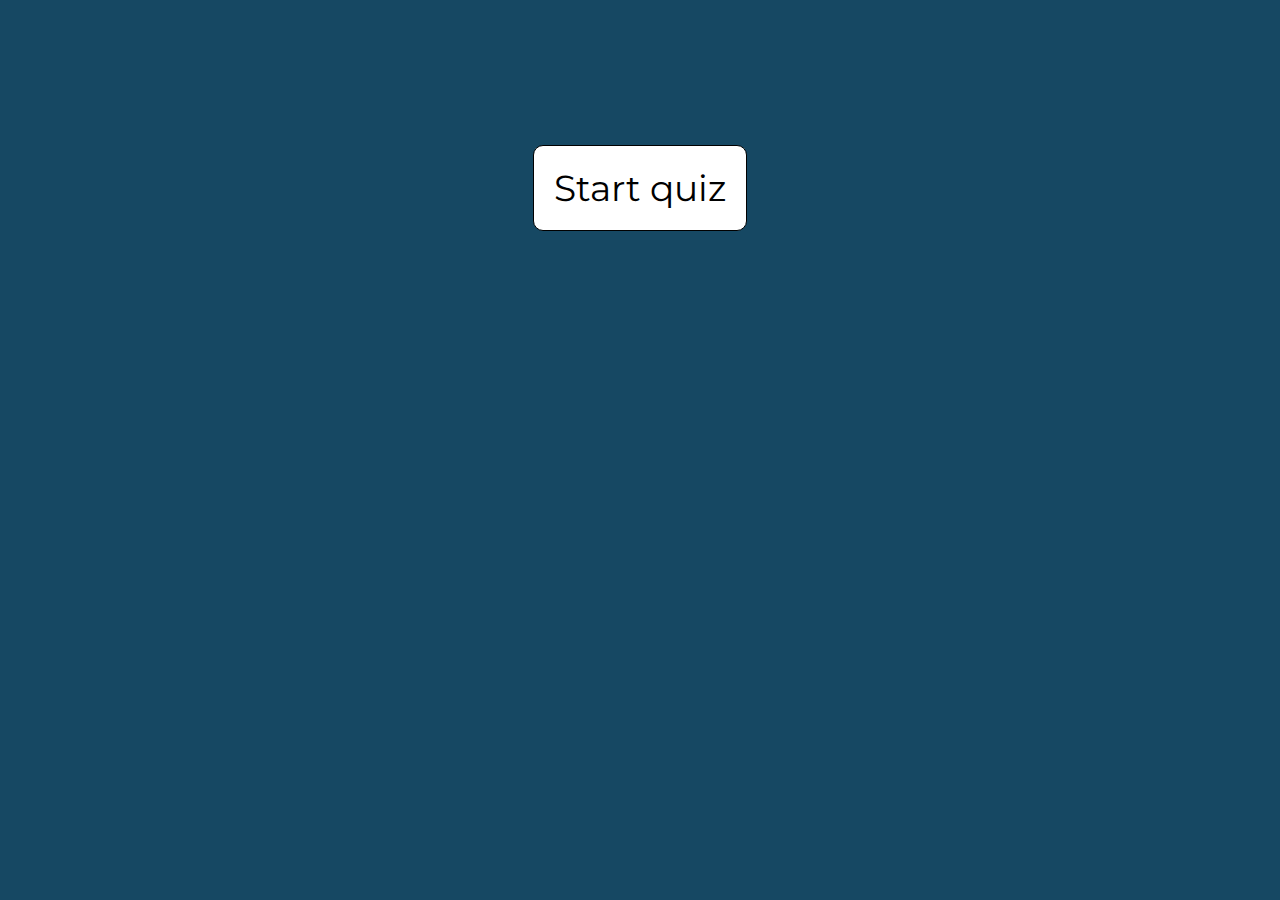
<file: index.html>
<!DOCTYPE html>
<html>
  <head>
    <title>Quiz app</title>
    <link rel="stylesheet" type="text/css" href="stylesIndex.css" />

    <link rel="preconnect" href="https://fonts.googleapis.com" />
    <link rel="preconnect" href="https://fonts.gstatic.com" crossorigin />
    <link
      href="https://fonts.googleapis.com/css2?family=Montserrat:wght@500&display=swap"
      rel="stylesheet"
    />
  </head>
  <body>
    <div id="cont">
    <button id='startBut' onclick="redirectToQuiz()">
      Start quiz
    </button>
  </div>
  </body>
  <script src="quiz.js"></script>
</html>
</file>
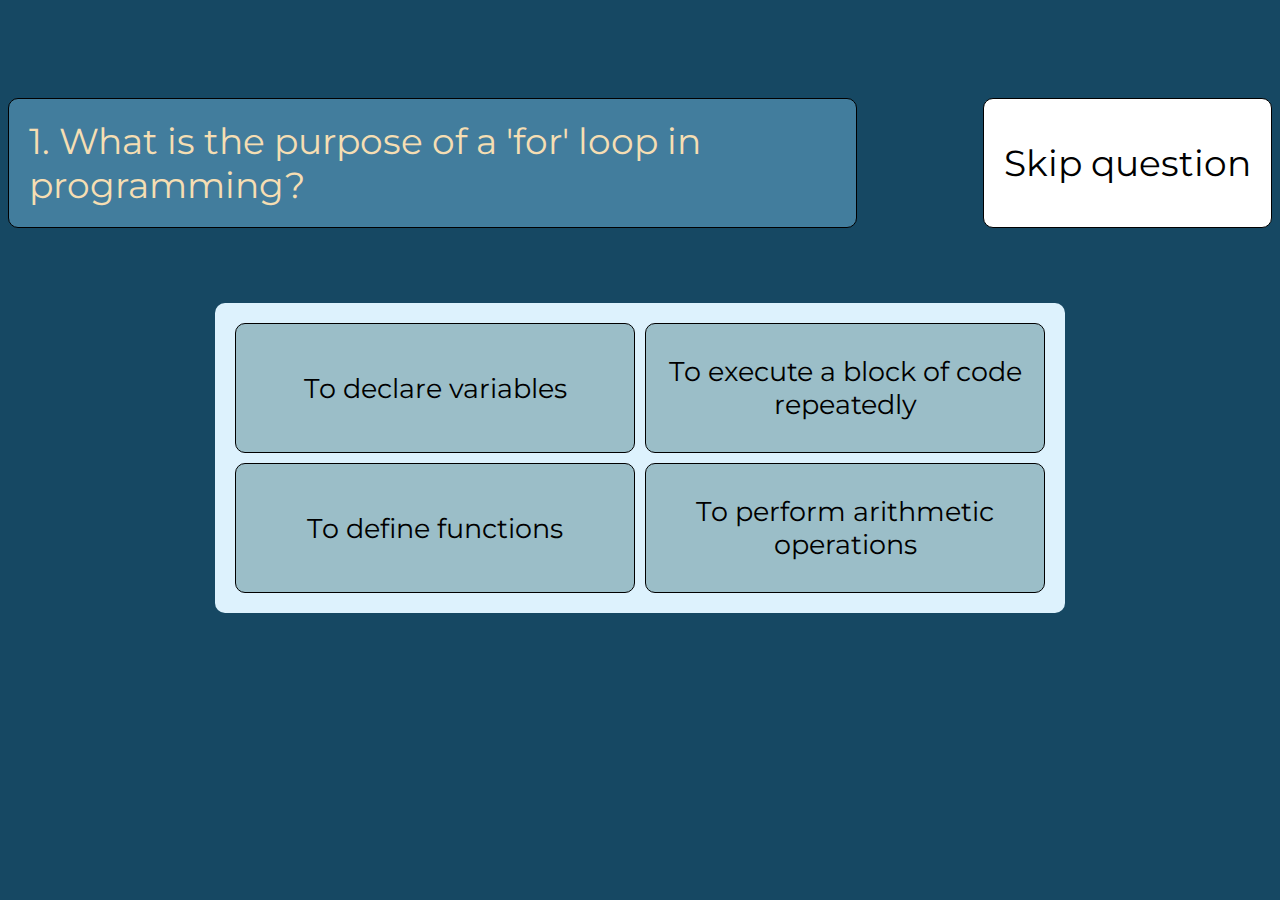
<file: quiz.html>
<!DOCTYPE html>
<html>
  <head>
    <title>Quiz app</title>
    <link rel="stylesheet" type="text/css" href="stylesQuiz.css" />

    <link rel="preconnect" href="https://fonts.googleapis.com" />
    <link rel="preconnect" href="https://fonts.gstatic.com" crossorigin />
    <link
      href="https://fonts.googleapis.com/css2?family=Montserrat:wght@500&display=swap"
      rel="stylesheet"
    />
  </head>
  <body>
    <div style="height: 100%; width: 100%">

      <div style="height: 10vh"></div>

      <div id="cont1">
        <div id="genDiv"></div>
        <button id="genButton">Skip question</button>
      </div>

      <div style="height: 10vh"></div>

      <div id="cont2">
        <div id="buttonsDiv">
          <button class="but" id="ansA" onclick="validate('a')"></button>
          <button class="but" id="ansB" onclick="validate('b')"></button>
          <button class="but" id="ansC" onclick="validate('c')"></button>
          <button class="but" id="ansD" onclick="validate('d')"></button>
        </div>
        <!-- <div id="score"></div> -->
      </div>
    </div>
  </body>
  <script src="quiz.js"></script>
</html>
</file>
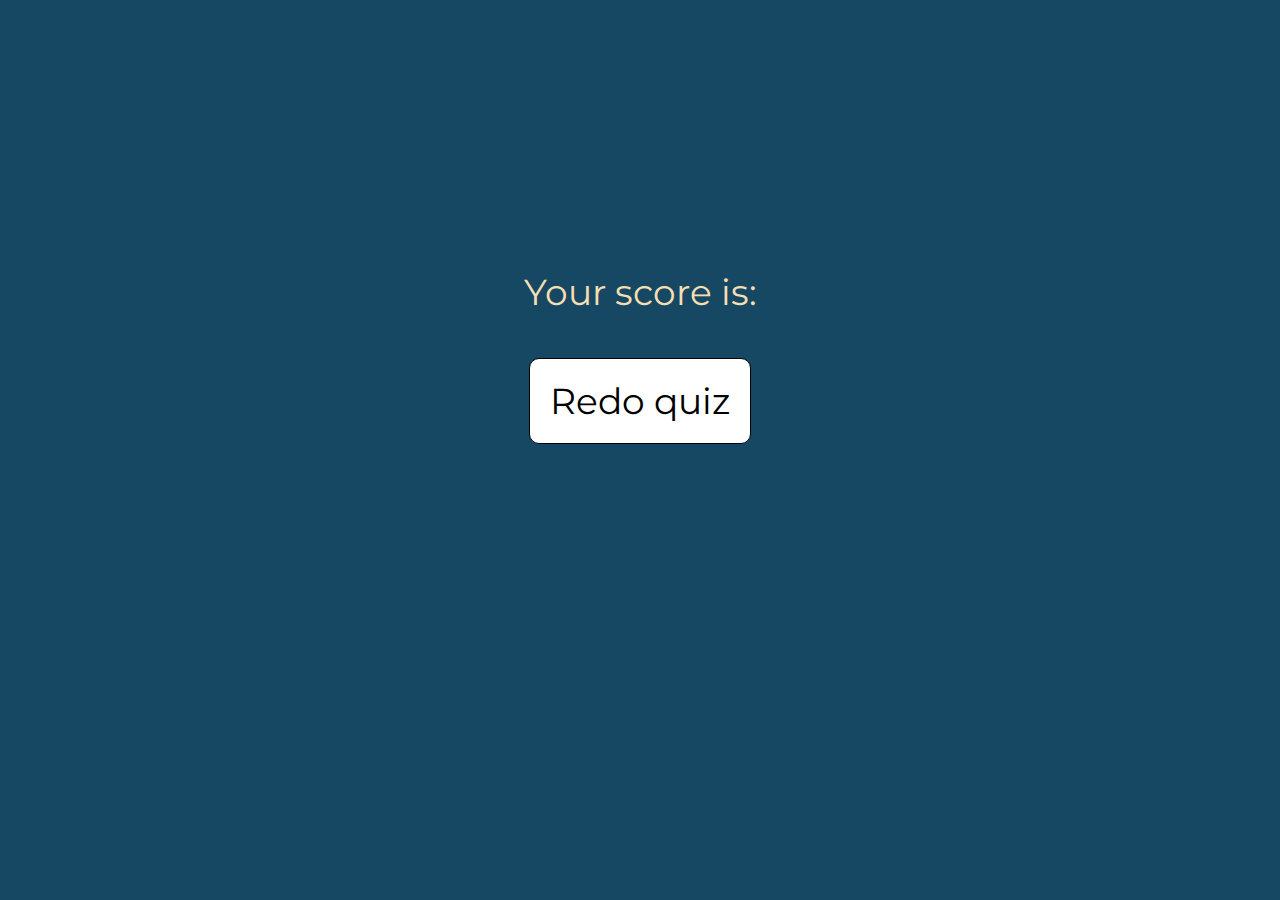
<file: score.html>
<!DOCTYPE html>
<html>
  <head>
    <title>Quiz app</title>
    <link rel="stylesheet" type="text/css" href="stylesQuiz.css" />

    <link rel="preconnect" href="https://fonts.googleapis.com" />
    <link rel="preconnect" href="https://fonts.gstatic.com" crossorigin />
    <link
      href="https://fonts.googleapis.com/css2?family=Montserrat:wght@500&display=swap"
      rel="stylesheet"
    />
  </head>
  <body>
    <div id="container">
      <div>Your score is:</div>
      <div id="score"></div>
      <br>
      <button id="restartBut" onclick="restart()">Redo quiz</button>
    </div>
  </body>
  <script src="score.js"></script>
</html>
</file>
<file: stylesIndex.css>
:root {
    --backround-color: #164863;
    --buttons-back-color: #9bbec8;
    --buttons-back-div-color: #ddf2fd;
    --question-back: #427d9d;
    --gen-back: white;
}


body ,html{
    background-color: var(--backround-color);
    font-family: "Montserrat", sans-serif;
    color: wheat;
    font-size: 4vh;
    min-width: 320px; /* Minimum width */
    min-height: 480px;
  }
  

#startBut{
    border: 1px solid #000;
  padding: 20px;
  background-color: var(--gen-back);
  border-radius: 10px;
  font-family: "Montserrat", sans-serif;
  cursor: pointer;
  font-size: 4vh;
  transition: background-color 0.3s ease;
}
#startBut:hover{
  background-color: var(--buttons-back-div-color);
}

#cont{
    display: flex;
    justify-content: center;
    align-items: center;
    height: 40vh;
}
</file>
<file: stylesQuiz.css>
:root {
  --backround-color: #164863;
  --buttons-back-color: #9bbec8;
  --buttons-back-div-color: #ddf2fd;
  --question-back: #427d9d;
  --gen-back: white;
}

body ,html{
  background-color: var(--backround-color);
  font-family: "Montserrat", sans-serif;
  color: wheat;
  font-size: 4vh;
  min-width: 320px; /* Minimum width */
  min-height: 480px;
}

#cont1 {
    height: 10vh;
  display: grid;
  grid-template-columns: auto auto; /* Create two columns */
  grid-gap: 10%;
}

#genDiv {
  border: 1px solid #000;
  padding: 20px;
  background-color: var(--question-back);
  border-radius: 10px;
}
#genButton {
  border: 1px solid #000;
  padding: 20px;
  background-color: var(--gen-back);
  border-radius: 10px;
  font-family: "Montserrat", sans-serif;
  cursor: pointer;
  font-size: 4vh;
  transition: background-color 0.3s ease;
}

#genButton:hover{
  background-color: var(--buttons-back-div-color);
}

#cont2{
    display: flex;
    justify-content: center;
    align-items: center;
    height: 40vh;
}

#buttonsDiv {
    width: 90vh;
    height: 30vh;
    display: grid;
    grid-template-columns: repeat(2, 1fr);
    gap: 10px;
    background-color: var(--buttons-back-div-color);
    border-radius: 10px;
    padding: 20px;
    text-align: center;
}

.but {
  border: 1px solid #000;
  padding: 20px;
  background-color: var(--buttons-back-color);
  border-radius: 10px;
  font-family: "Montserrat", sans-serif;
  cursor: pointer;
  font-size: 3vh;
  transition: background-color 0.3s ease;
}
.but:hover{
  background-color: #427d9d;
}

#restartBut{
  border: 1px solid #000;
  padding: 20px;
  background-color: var(--gen-back);
  border-radius: 10px;
  font-family: "Montserrat", sans-serif;
  cursor: pointer;
  font-size: 4vh;
  transition: background-color 0.3s ease;
}
#restartBut:hover{
  background-color: var(--buttons-back-div-color);
}

#container{
  margin-top: 30vh;

  display: flex;
  flex-direction: column;
  align-items: center;
  text-align: center;
  height: 60vh;
}
</file>
